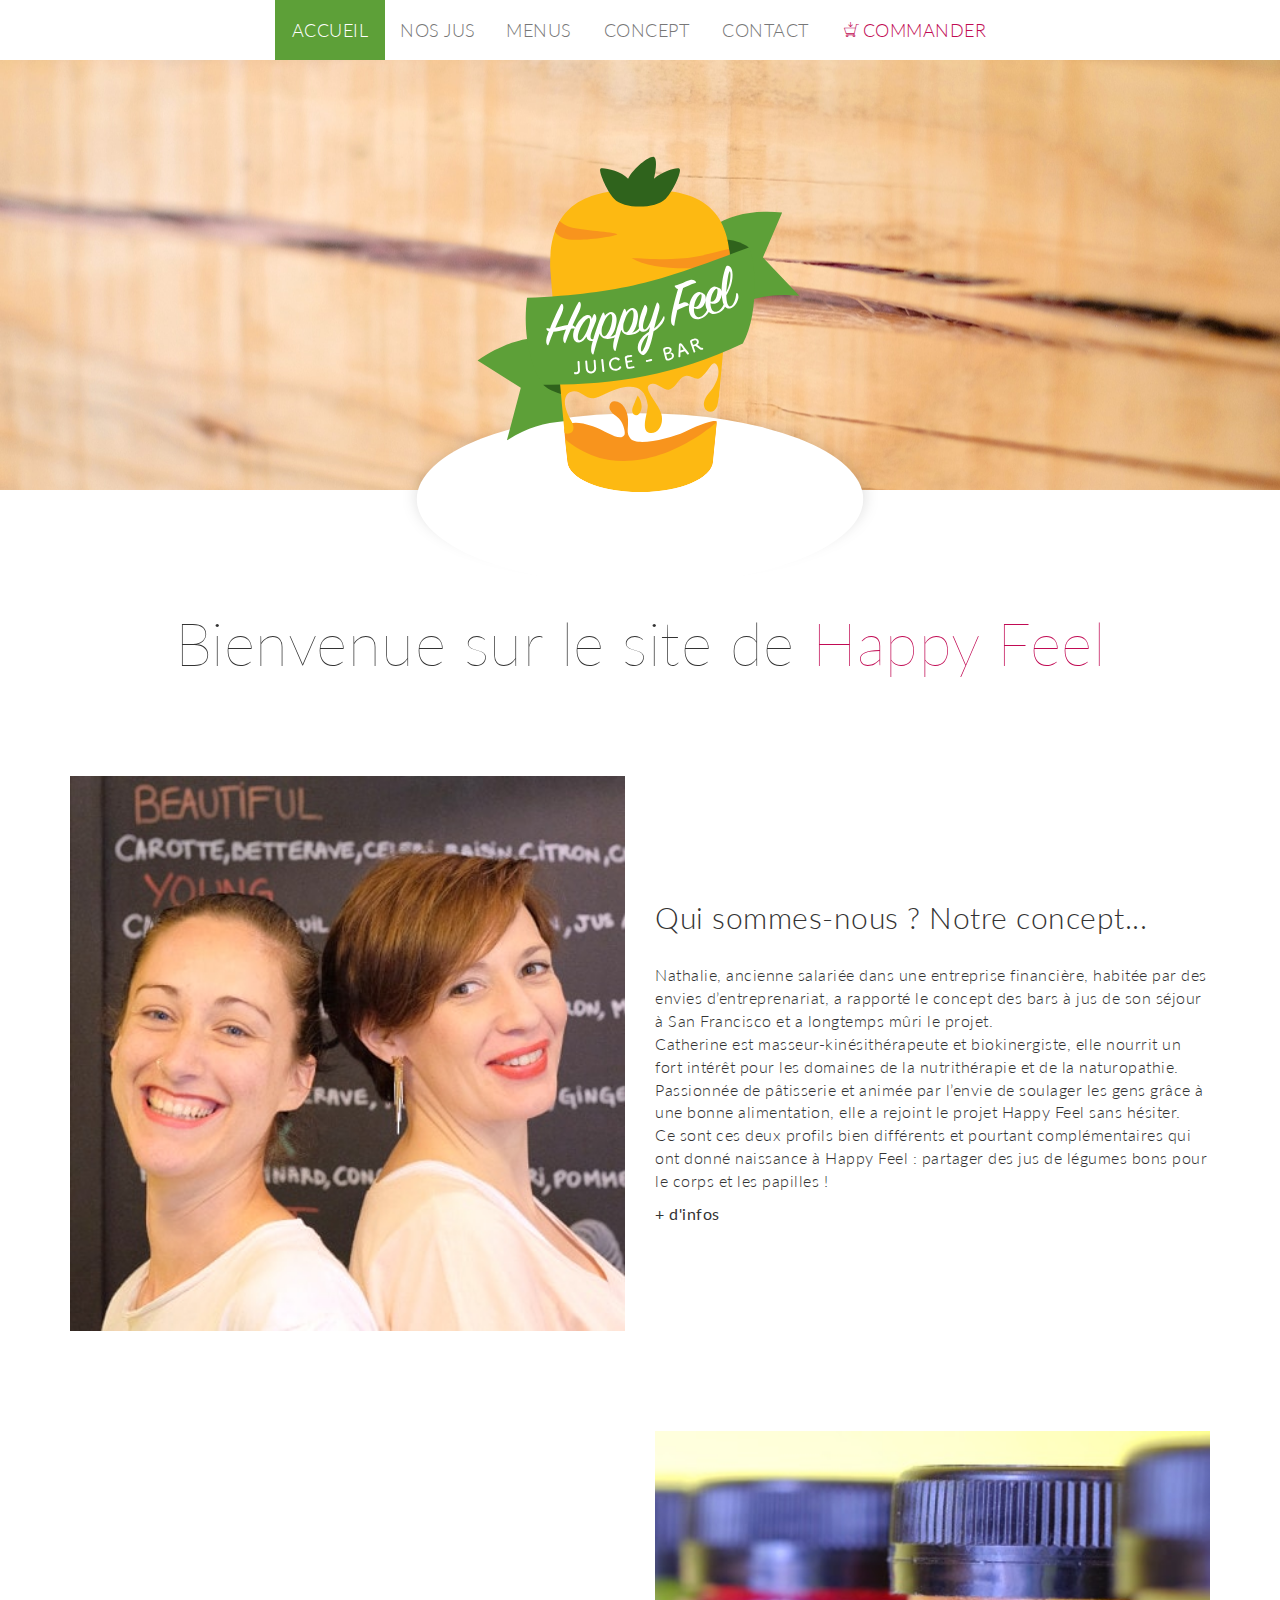
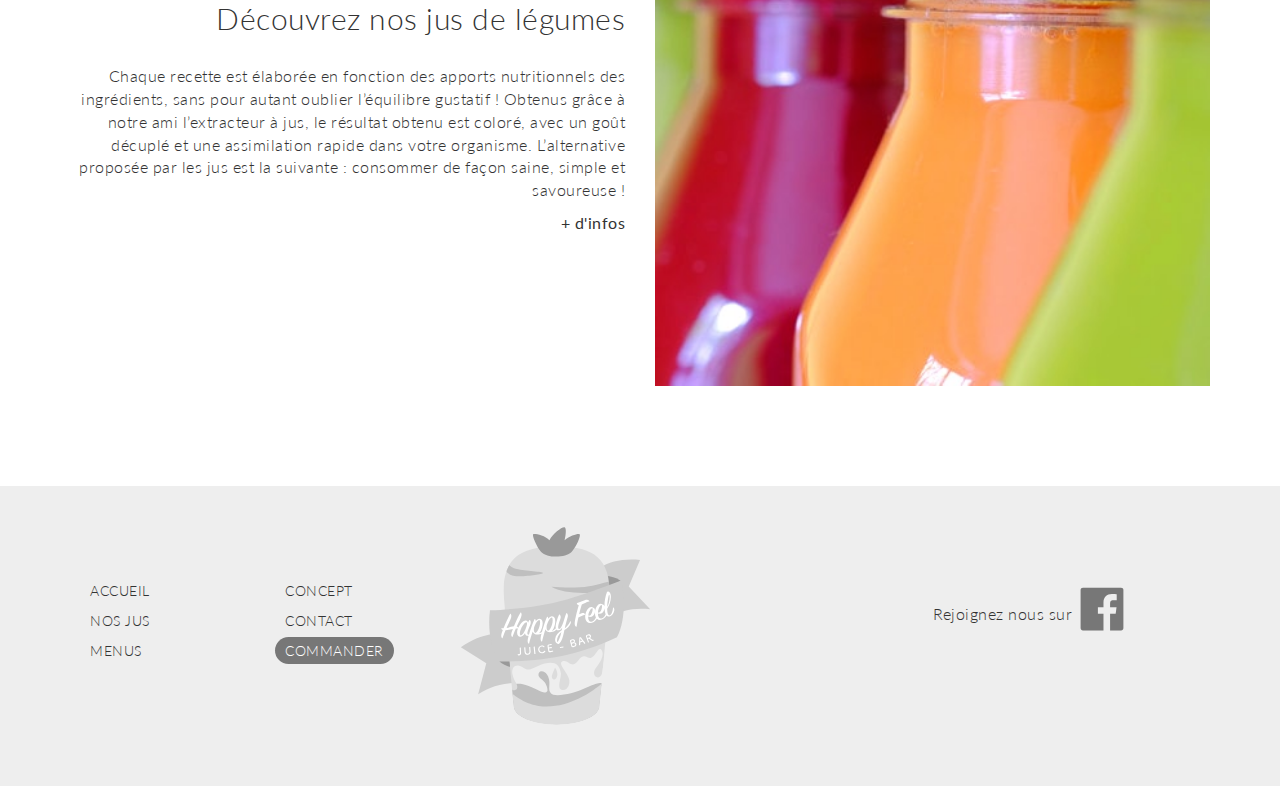
<file: www/index.html>
<!DOCTYPE html>
<html lang="fr">
  <head>
    <meta charset="utf-8">
    <meta content="IE=edge" http-equiv="X-UA-Compatible">
    <meta content="width=device-width, initial-scale=1" name="viewport">
    <meta content="" name="description">
    <meta content="" name="author">
    <title>Happy Feel</title>
    <link href="img/apple-touch-icon-57x57-precomposed.png" rel="apple-touch-icon-precomposed" sizes="57x57">
    <link href="img/apple-touch-icon-60x60-precomposed.png" rel="apple-touch-icon-precomposed" sizes="60x60">
    <link href="img/apple-touch-icon-72x72-precomposed.png" rel="apple-touch-icon-precomposed" sizes="72x72">
    <link href="img/apple-touch-icon-76x76-precomposedpng" rel="apple-touch-icon-precomposed" sizes="76x76">
    <link href="img/apple-touch-icon-114x114-precomposed.png" rel="apple-touch-icon-precomposed" sizes="114x114">
    <link href="img/apple-touch-icon-120x120-precomposed.png" rel="apple-touch-icon-precomposed" sizes="120x120">
    <link href="img/apple-touch-icon-144x144-precomposed.png" rel="apple-touch-icon-precomposed" sizes="144x144">
    <link href="img/apple-touch-icon-152x152-precomposed.png" rel="apple-touch-icon-precomposed" sizes="152x152">
    <link href="img/apple-touch-icon-180x180-precomposed.png" rel="apple-touch-icon-precomposed" sizes="180x180">
    <link href="img/favicon-32x32.png" rel="icon" sizes="32x32" type="image/png">
    <link href="img/android-chrome-192x192.png" rel="icon" sizes="192x192" type="image/png">
    <link href="img/favicon-96x96.png" rel="icon" sizes="96x96" type="image/png">
    <link href="img/favicon-16x16.png" rel="icon" sizes="16x16" type="image/png">
    <link href="img/manifest.json" rel="manifest">
    <link color="#5bbad5" href="img/safari-pinned-tab.svg" rel="mask-icon">
    <link href="img/favicon.ico" rel="shortcut icon">
    <meta content="#da532c" name="msapplication-TileColor">
    <meta content="img/mstile-144x144.png" name="msapplication-TileImage">
    <meta content="img/browserconfig.xml" name="msapplication-config">
    <meta content="#ffffff" name="theme-color">
    <link href="http://fonts.googleapis.com/css?family=Lato:100,300,400,100italic,300italic,400italic|Dancing+Script" rel="stylesheet" type="text/css">
    <link href="css/slick.css" rel="stylesheet" type="text/css">
    <link href="css/slick-theme.css" rel="stylesheet" type="text/css">
    <link href="css/main.css" rel="stylesheet">
  </head>
  <body>
    <noscript><iframe height="0" src="//www.googletagmanager.com/ns.html?id=GTM-WMDJDN" style="display:none;visibility:hidden" width="0"></iframe></noscript>
    <script>
      (function(w,d,s,l,i){w[l]=w[l]||[];w[l].push({'gtm.start':
      new Date().getTime(),event:'gtm.js'});var f=d.getElementsByTagName(s)[0],
      j=d.createElement(s),dl=l!='dataLayer'?'&l='+l:'';j.async=true;j.src=
      '//www.googletagmanager.com/gtm.js?id='+i+dl;f.parentNode.insertBefore(j,f);
      })(window,document,'script','dataLayer','GTM-WMDJDN');
    </script>
    <nav class="navbar navbar-default">
      <div class="container">
        <div class="navbar-header">
          <button aria-expanded="false" class="navbar-toggle collapsed" data-target="#nav-happy-feel" data-toggle="collapse" type="button"><span class="sr-only">Toggle navigation</span><span class="icon-bar"></span><span class="icon-bar"></span><span class="icon-bar"></span></button>
        </div>
        <div class="navbar-collapse collapse" id="nav-happy-feel">
          <ul class="nav navbar-nav centered-nav">
            <li class="active">
              <a class="active-menu" href="index.html"> ACCUEIL</a>
            </li>
            <li>
              <a href="nos-jus.html">NOS JUS</a>
            </li>
            <li>
              <a href="menus.html">MENUS</a>
            </li>
            <li>
              <a href="concept.html">CONCEPT</a>
            </li>
            <li>
              <a href="contact.html">CONTACT</a>
            </li>
            <li class="commander">
              <a href="https://deliveroo.fr/fr/menu/lyon/lyon-part-dieu/happy-feel">COMMANDER</a>
            </li>
          </ul>
        </div>
      </div>
    </nav>
    <div class="page-accueil">
      <div class="logo-plate"></div>
      <div class="header-img"></div>
      <div class="container">
        <div class="row">
          <div class="col-xs-12">
            <h1 class="text-center">
              Bienvenue sur le site de<span> Happy Feel</span>
            </h1>
          </div>
        </div>
        <div class="row m-b vertical-centered">
          <div class="col-sm-6 align-item">
            <img alt="Présentation des géranes" class="img-responsive img-max center-block" src="img/accueil-presentation-gerante.jpg">
          </div>
          <div class="col-sm-6 align-item">
            <h2>
              Qui sommes-nous ? Notre concept...
            </h2>
            <p>
              Nathalie, ancienne salariée dans une entreprise financière, habitée par des envies d’entreprenariat, a rapporté le concept des bars à jus de son séjour à San Francisco et a longtemps mûri le projet.<br>Catherine est masseur-kinésithérapeute et biokinergiste, elle nourrit un fort intérêt pour les domaines de la nutrithérapie et de la naturopathie. Passionnée de pâtisserie et animée par l’envie de soulager les gens grâce à une bonne alimentation, elle a rejoint le projet Happy Feel sans hésiter.<br>Ce sont ces deux profils bien différents et pourtant complémentaires qui ont donné naissance à Happy Feel : partager des jus de légumes bons pour le corps et les papilles !
            </p>
            <span><a href="concept.html">+ d'infos</a></span>
          </div>
        </div>
        <div class="row m-b vertical-centered">
          <div class="col-sm-6 align-item order2">
            <img alt="Présentation des Jus de légumes" class="img-responsive img-max center-block" src="img/accueil-jus-concept.jpg">
          </div>
          <div class="col-sm-6 align-item order">
            <h2>
              Découvrez nos jus de légumes
            </h2>
            <p>
              Chaque recette est élaborée en fonction des apports nutritionnels des ingrédients, sans pour autant oublier l’équilibre gustatif ! Obtenus grâce à notre ami l’extracteur à jus, le résultat obtenu est coloré, avec un goût décuplé et une assimilation rapide dans votre organisme. L’alternative proposée par les jus est la suivante : consommer de façon saine, simple et savoureuse !
            </p>
            <span><a href="nos-jus.html">+ d'infos                </a></span>
          </div>
        </div>
      </div>
    </div>
    <footer>
      <div class="contact">
        <div class="container">
          <div class="row vertical-centered">
            <div class="col-xs-5 col-sm-2 align-item">
              <ul class="nav-footer">
                <li>
                  <a href="index.html"> ACCUEIL</a>
                </li>
                <li>
                  <a href="nos-jus.html">NOS JUS</a>
                </li>
                <li>
                  <a href="menus.html">MENUS</a>
                </li>
              </ul>
            </div>
            <div class="col-xs-5 col-sm-2 align-item">
              <ul class="nav-footer">
                <li>
                  <a href="concept.html">CONCEPT</a>
                </li>
                <li>
                  <a href="contact.html">CONTACT</a>
                </li>
                <li class="commander-footer">
                  <a href="https://deliveroo.fr/fr/menu/lyon/lyon-part-dieu/happy-feel">COMMANDER</a>
                </li>
              </ul>
            </div>
            <div class="col-xs-12 col-sm-4 align-item">
              <img alt="logo Happy Feel juice - bar" class="img-responsive img-logo-footer" src="img/logo-happy-feel-juice-bar-footer.svg">
            </div>
            <div class="col-xs-12 col-sm-4 social align-item">
              <p>
                Rejoignez nous sur <a href="https://www.facebook.com/happyfeeljuicebar"><span class="icon-facebook"></span></a>
              </p>
            </div>
          </div>
        </div>
      </div>
    </footer>
    <script src="js/jquery-min.js"></script>
    <script src="js/bootstrap-min.js"></script>
  </body>
</html>
</file>
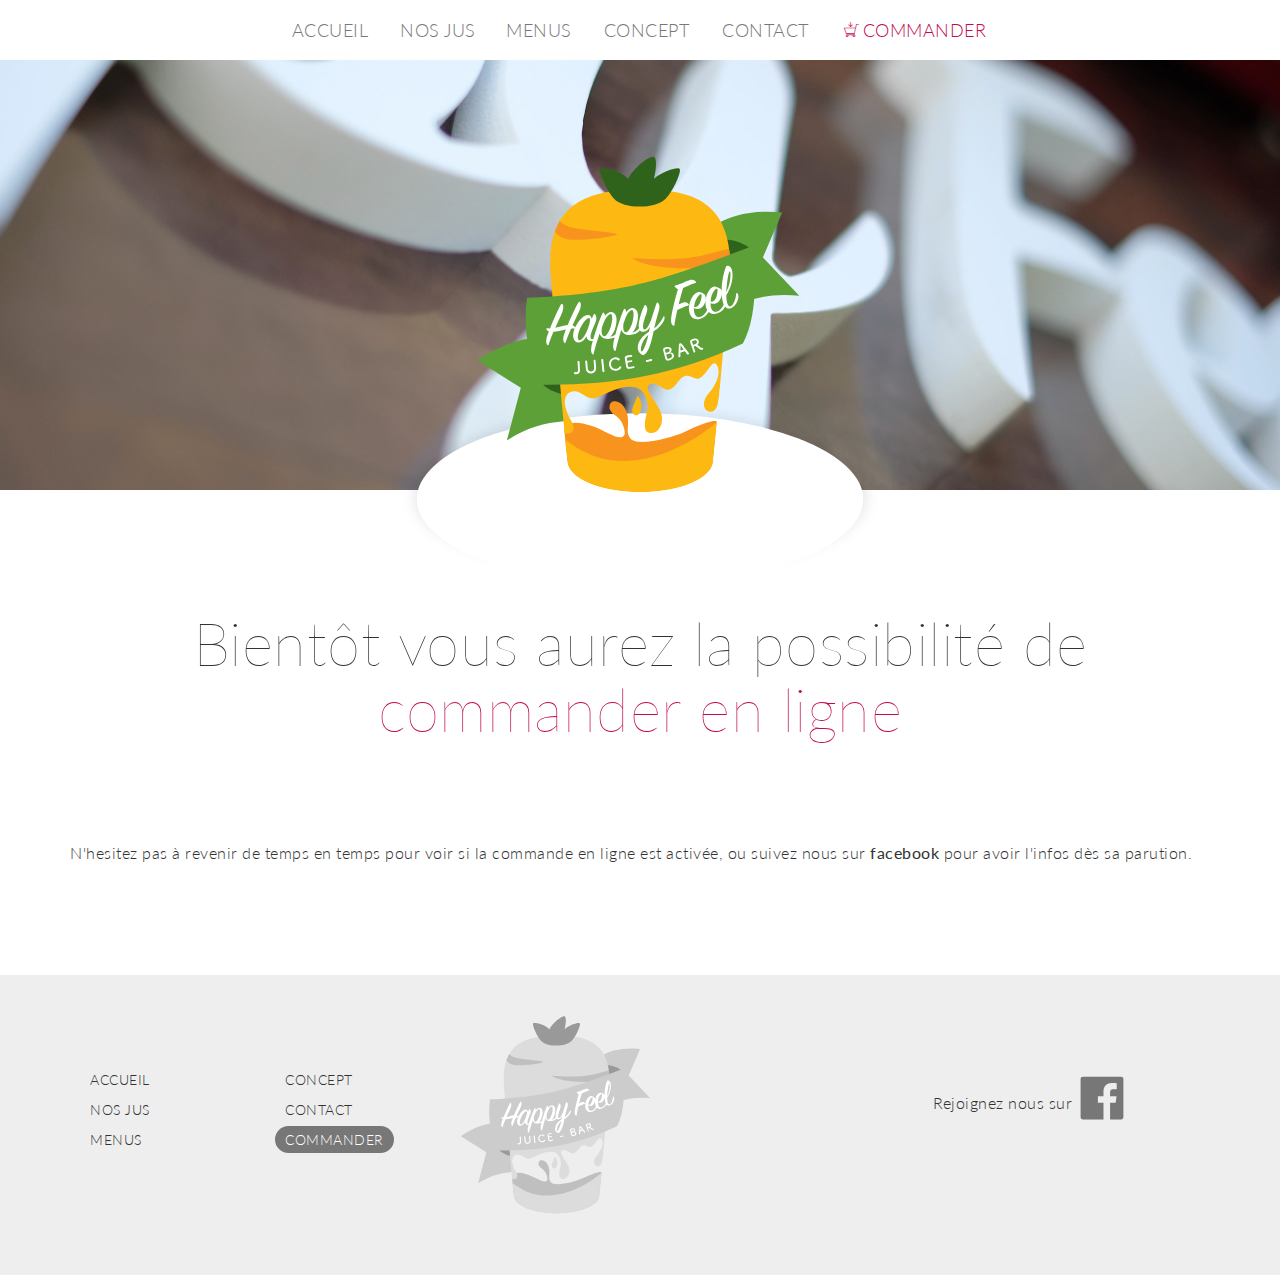
<file: www/commander.html>
<!DOCTYPE html><html lang="en"><head><meta charset="utf-8"><meta content="IE=edge" http-equiv="X-UA-Compatible"><meta content="width=device-width, initial-scale=1" name="viewport"><meta content="" name="description"><meta content="" name="author"><title>Happy Feel</title><link href="img/apple-touch-icon-57x57-precomposed.png" rel="apple-touch-icon-precomposed" sizes="57x57"><link href="img/apple-touch-icon-60x60-precomposed.png" rel="apple-touch-icon-precomposed" sizes="60x60"><link href="img/apple-touch-icon-72x72-precomposed.png" rel="apple-touch-icon-precomposed" sizes="72x72"><link href="img/apple-touch-icon-76x76-precomposedpng" rel="apple-touch-icon-precomposed" sizes="76x76"><link href="img/apple-touch-icon-114x114-precomposed.png" rel="apple-touch-icon-precomposed" sizes="114x114"><link href="img/apple-touch-icon-120x120-precomposed.png" rel="apple-touch-icon-precomposed" sizes="120x120"><link href="img/apple-touch-icon-144x144-precomposed.png" rel="apple-touch-icon-precomposed" sizes="144x144"><link href="img/apple-touch-icon-152x152-precomposed.png" rel="apple-touch-icon-precomposed" sizes="152x152"><link href="img/apple-touch-icon-180x180-precomposed.png" rel="apple-touch-icon-precomposed" sizes="180x180"><link href="img/favicon-32x32.png" rel="icon" sizes="32x32" type="image/png"><link href="img/android-chrome-192x192.png" rel="icon" sizes="192x192" type="image/png"><link href="img/favicon-96x96.png" rel="icon" sizes="96x96" type="image/png"><link href="img/favicon-16x16.png" rel="icon" sizes="16x16" type="image/png"><link href="img/manifest.json" rel="manifest"><link color="#5bbad5" href="img/safari-pinned-tab.svg" rel="mask-icon"><link href="img/favicon.ico" rel="shortcut icon"><meta content="#da532c" name="msapplication-TileColor"><meta content="img/mstile-144x144.png" name="msapplication-TileImage"><meta content="img/browserconfig.xml" name="msapplication-config"><meta content="#ffffff" name="theme-color"><link href="http://fonts.googleapis.com/css?family=Lato:100,300,400,100italic,300italic,400italic|Dancing+Script" rel="stylesheet" type="text/css"><link href="css/slick.css" rel="stylesheet" type="text/css"><link href="css/slick-theme.css" rel="stylesheet" type="text/css"><link href="css/main.css" rel="stylesheet"></head><body><noscript><iframe height="0" src="//www.googletagmanager.com/ns.html?id=GTM-WMDJDN" style="display:none;visibility:hidden" width="0"></iframe></noscript><script>(function(w,d,s,l,i){w[l]=w[l]||[];w[l].push({'gtm.start':
new Date().getTime(),event:'gtm.js'});var f=d.getElementsByTagName(s)[0],
j=d.createElement(s),dl=l!='dataLayer'?'&l='+l:'';j.async=true;j.src=
'//www.googletagmanager.com/gtm.js?id='+i+dl;f.parentNode.insertBefore(j,f);
})(window,document,'script','dataLayer','GTM-WMDJDN');</script><nav class="navbar navbar-default"><div class="container"><div class="navbar-header"><button aria-expanded="false" class="navbar-toggle collapsed" data-target="#nav-happy-feel" data-toggle="collapse" type="button"><span class="sr-only">Toggle navigation</span><span class="icon-bar"></span><span class="icon-bar"></span><span class="icon-bar"></span></button></div><div class="navbar-collapse collapse" id="nav-happy-feel"><ul class="nav navbar-nav centered-nav"><li><a href="index.html"> ACCUEIL</a></li><li><a href="nos-jus.html">NOS JUS</a></li><li><a href="menus.html">MENUS</a></li><li><a href="concept.html">CONCEPT</a></li><li><a href="contact.html">CONTACT</a></li><li class="commander"><a href="commander.html">COMMANDER</a></li></ul></div></div></nav><div class="page-commande"><div class="logo-plate"></div><div class="header-img"></div><div class="container"><div class="row m-b"><div class="col-xs-12"><h1 class="text-center">Bientôt vous aurez la possibilité de  <span> commander en ligne</span></h1><p>N'hesitez pas à revenir de temps en temps pour voir si la commande en ligne est activée, ou suivez nous sur <a class="link" href="https://www.facebook.com/happyfeeljuicebar"><span>facebook</span></a> pour avoir l'infos dès sa parution.</p></div></div></div></div><footer><div class="contact"><div class="container"><div class="row vertical-centered"><div class="col-xs-5 col-sm-2 align-item"><ul class="nav-footer"><li><a href="index.html"> ACCUEIL</a></li><li><a href="nos-jus.html">NOS JUS</a></li><li><a href="menus.html">MENUS</a></li></ul></div><div class="col-xs-5 col-sm-2 align-item"><ul class="nav-footer"><li><a href="concept.html">CONCEPT</a></li><li><a href="contact.html">CONTACT</a></li><li class="commander-footer"><a href="commander.html">COMMANDER</a></li></ul></div><div class="col-xs-12 col-sm-4 align-item"><img alt="logo Happy Feel juice - bar" class="img-responsive img-logo-footer" src="img/logo-happy-feel-juice-bar-footer.svg"></div><div class="col-xs-12 col-sm-4 social align-item"><p>Rejoignez nous sur <a href="https://www.facebook.com/happyfeeljuicebar"><span class="icon-facebook"></span></a></p></div></div></div></div></footer><script src="js/jquery-min.js"></script><script src="js/slick-min.js" type="text/javascript"></script><script src="js/commande-slick-caroussel-min.js"></script><script src="js/bootstrap-min.js"></script></body></html>
</file>
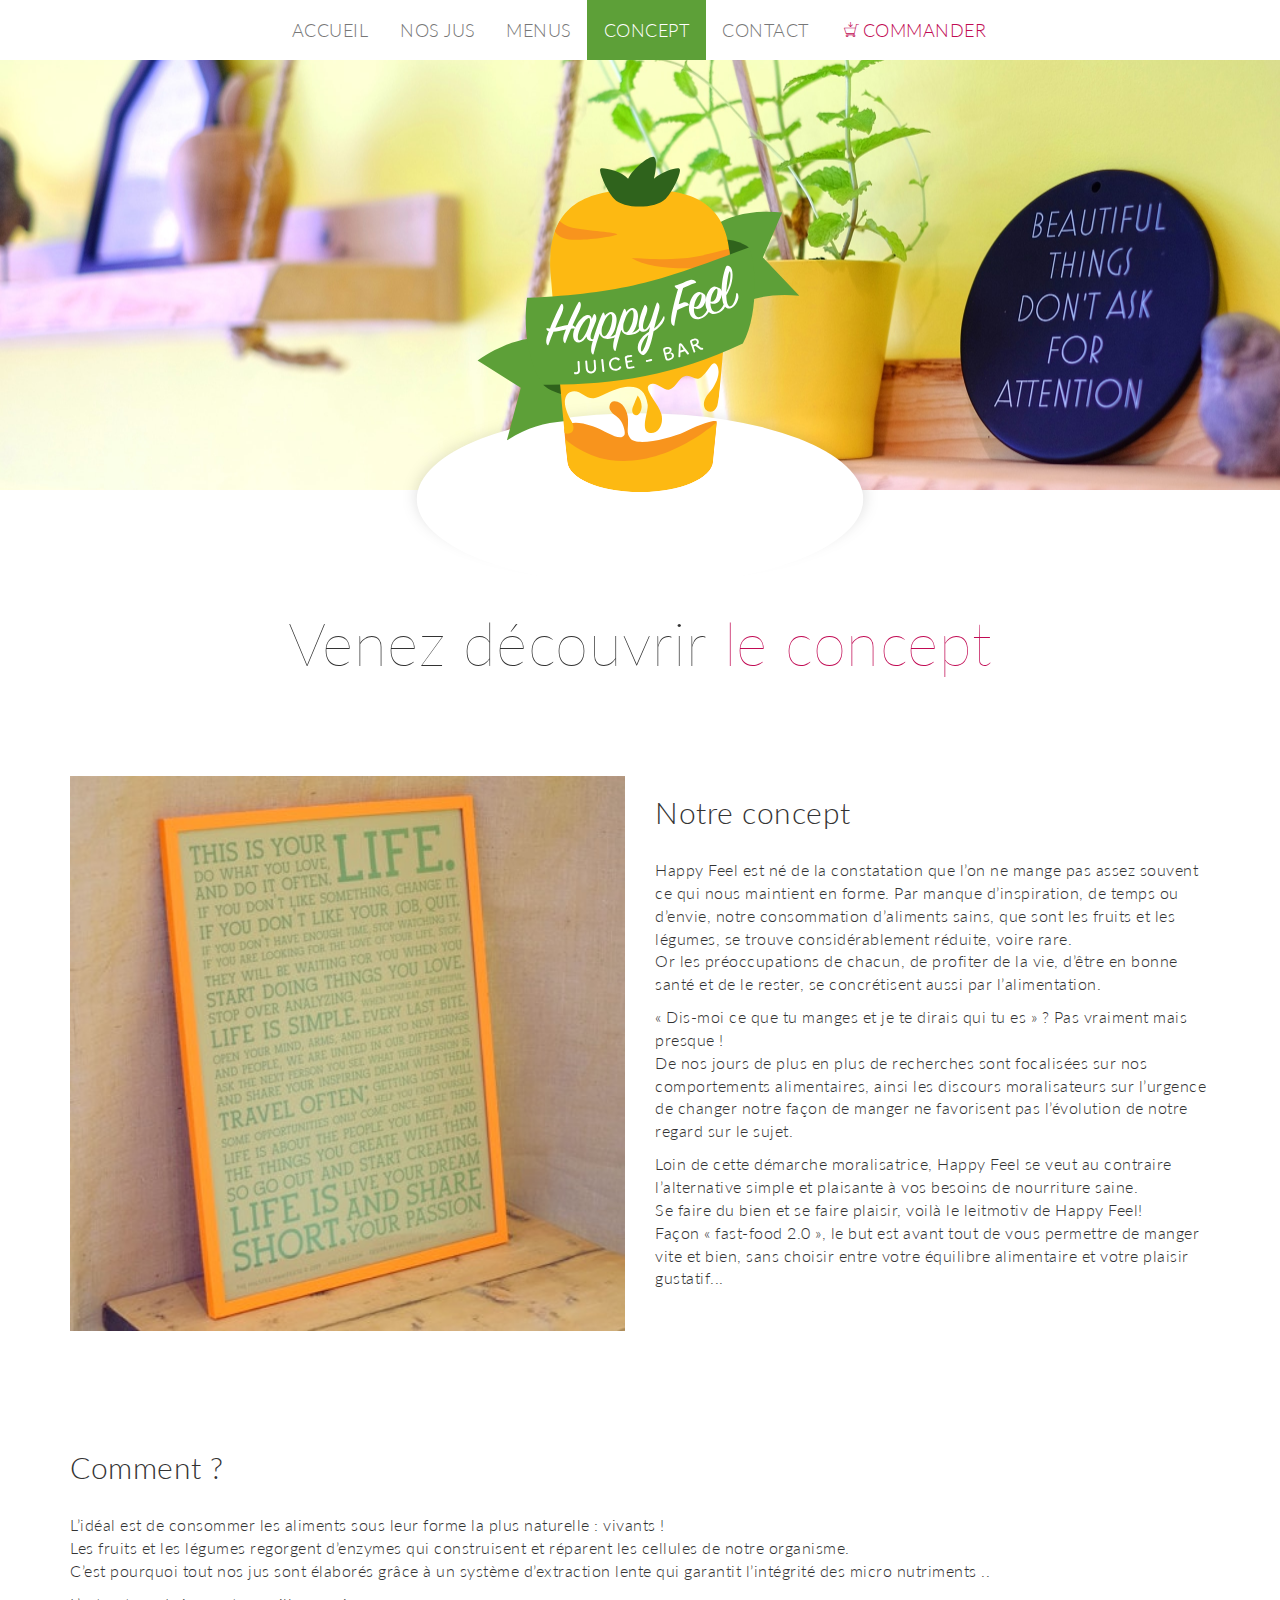
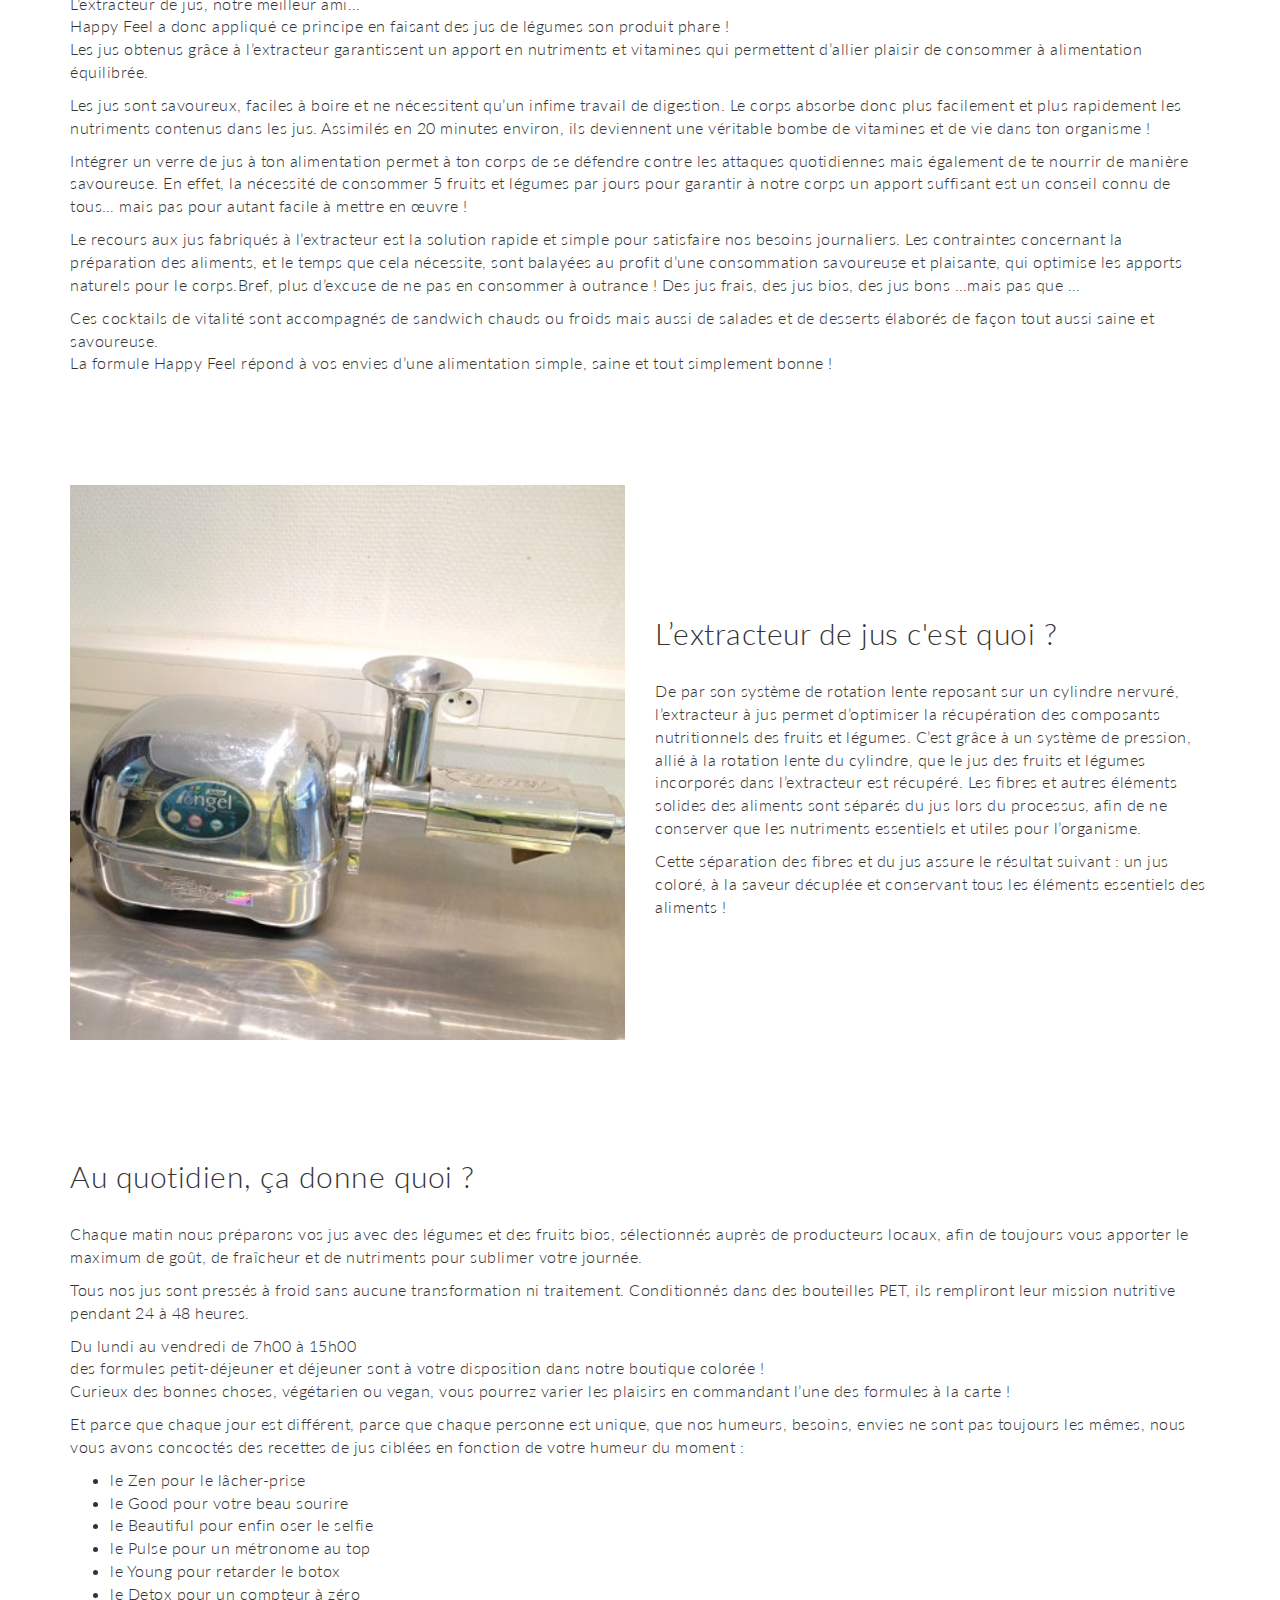
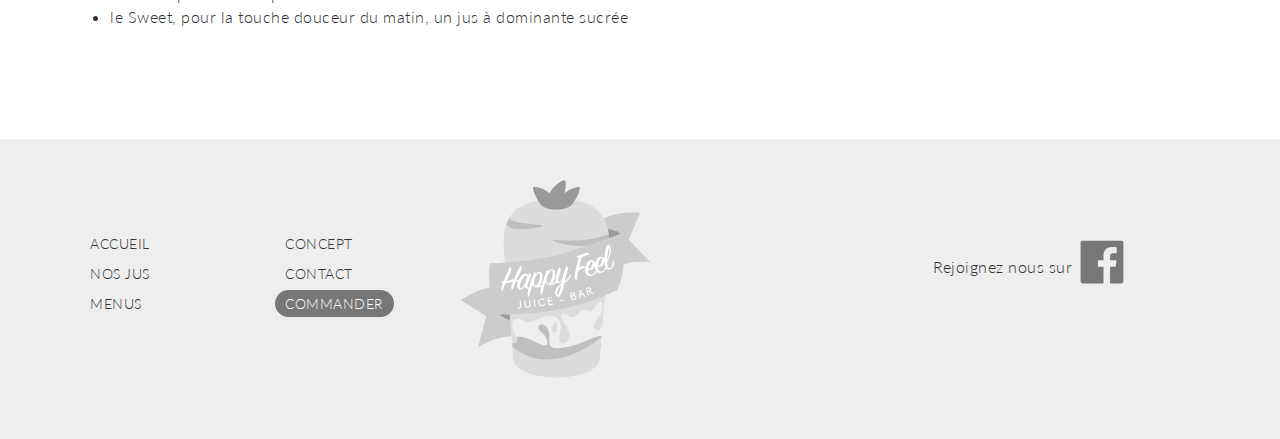
<file: www/concept.html>
<!DOCTYPE html><html lang="fr"><head><meta charset="utf-8"><meta content="IE=edge" http-equiv="X-UA-Compatible"><meta content="width=device-width, initial-scale=1" name="viewport"><meta content="" name="description"><meta content="" name="author"><title>Happy Feel</title><link href="img/apple-touch-icon-57x57-precomposed.png" rel="apple-touch-icon-precomposed" sizes="57x57"><link href="img/apple-touch-icon-60x60-precomposed.png" rel="apple-touch-icon-precomposed" sizes="60x60"><link href="img/apple-touch-icon-72x72-precomposed.png" rel="apple-touch-icon-precomposed" sizes="72x72"><link href="img/apple-touch-icon-76x76-precomposedpng" rel="apple-touch-icon-precomposed" sizes="76x76"><link href="img/apple-touch-icon-114x114-precomposed.png" rel="apple-touch-icon-precomposed" sizes="114x114"><link href="img/apple-touch-icon-120x120-precomposed.png" rel="apple-touch-icon-precomposed" sizes="120x120"><link href="img/apple-touch-icon-144x144-precomposed.png" rel="apple-touch-icon-precomposed" sizes="144x144"><link href="img/apple-touch-icon-152x152-precomposed.png" rel="apple-touch-icon-precomposed" sizes="152x152"><link href="img/apple-touch-icon-180x180-precomposed.png" rel="apple-touch-icon-precomposed" sizes="180x180"><link href="img/favicon-32x32.png" rel="icon" sizes="32x32" type="image/png"><link href="img/android-chrome-192x192.png" rel="icon" sizes="192x192" type="image/png"><link href="img/favicon-96x96.png" rel="icon" sizes="96x96" type="image/png"><link href="img/favicon-16x16.png" rel="icon" sizes="16x16" type="image/png"><link href="img/manifest.json" rel="manifest"><link color="#5bbad5" href="img/safari-pinned-tab.svg" rel="mask-icon"><link href="img/favicon.ico" rel="shortcut icon"><meta content="#da532c" name="msapplication-TileColor"><meta content="img/mstile-144x144.png" name="msapplication-TileImage"><meta content="img/browserconfig.xml" name="msapplication-config"><meta content="#ffffff" name="theme-color"><link href="http://fonts.googleapis.com/css?family=Lato:100,300,400,100italic,300italic,400italic|Dancing+Script" rel="stylesheet" type="text/css"><link href="css/slick.css" rel="stylesheet" type="text/css"><link href="css/slick-theme.css" rel="stylesheet" type="text/css"><link href="css/main.css" rel="stylesheet"></head><body><noscript><iframe height="0" src="//www.googletagmanager.com/ns.html?id=GTM-WMDJDN" style="display:none;visibility:hidden" width="0"></iframe></noscript><script>(function(w,d,s,l,i){w[l]=w[l]||[];w[l].push({'gtm.start':
new Date().getTime(),event:'gtm.js'});var f=d.getElementsByTagName(s)[0],
j=d.createElement(s),dl=l!='dataLayer'?'&l='+l:'';j.async=true;j.src=
'//www.googletagmanager.com/gtm.js?id='+i+dl;f.parentNode.insertBefore(j,f);
})(window,document,'script','dataLayer','GTM-WMDJDN');</script><nav class="navbar navbar-default"><div class="container"><div class="navbar-header"><button aria-expanded="false" class="navbar-toggle collapsed" data-target="#nav-happy-feel" data-toggle="collapse" type="button"><span class="sr-only">Toggle navigation</span><span class="icon-bar"></span><span class="icon-bar"></span><span class="icon-bar"></span></button></div><div class="navbar-collapse collapse" id="nav-happy-feel"><ul class="nav navbar-nav centered-nav"><li><a href="index.html"> ACCUEIL</a></li><li><a href="nos-jus.html">NOS JUS</a></li><li><a href="menus.html">MENUS</a></li><li class="active"><a href="concept.html">CONCEPT</a></li><li><a href="contact.html">CONTACT</a></li><li class="commander"><a href="https://deliveroo.fr/fr/menu/lyon/lyon-part-dieu/happy-feel">COMMANDER</a></li></ul></div></div></nav><div class="page-concept"><div class="logo-plate"></div><div class="header-img"></div><div class="container"><div class="row"><div class="col-xs-12"><h1 class="text-center">Venez découvrir<span> le concept</span></h1></div></div><div class="row m-b"><div class="col-sm-6"><img alt="photo tableau" class="img-responsive img-max center-block" src="img/concept-tableau.jpg"></div><div class="col-sm-6"><h2>Notre concept</h2><p>Happy Feel est né de la constatation que l’on ne mange pas assez souvent ce qui nous maintient en forme. Par manque d’inspiration, de temps ou d’envie, notre consommation d’aliments sains, que sont les fruits et les légumes, se trouve considérablement réduite, voire rare.<br>Or les préoccupations de chacun, de profiter de la vie, d’être en bonne santé et de le rester, se concrétisent aussi par l’alimentation.</p><p>« Dis-moi ce que tu manges et je te dirais qui tu es » ? Pas vraiment mais presque !<br>De nos jours de plus en plus de recherches sont focalisées sur nos comportements alimentaires, ainsi les discours moralisateurs sur l’urgence de changer notre façon de manger ne favorisent pas l’évolution de notre regard sur le sujet.</p><p>Loin de cette démarche moralisatrice, Happy Feel se veut au contraire l’alternative simple et plaisante à vos besoins de nourriture saine.<br>Se faire du bien et se faire plaisir, voilà le leitmotiv de Happy Feel!<br>Façon « fast-food 2.0 », le but est avant tout de vous permettre de manger vite et bien, sans choisir entre votre équilibre alimentaire et votre plaisir gustatif...</p></div></div><div class="row m-b"><div class="col-xs-12"><h2>Comment ?</h2><p>L’idéal est de consommer les aliments sous leur forme la plus naturelle : vivants !<br>Les fruits et les légumes regorgent d’enzymes qui construisent et réparent les cellules de notre organisme.<br>C’est pourquoi tout nos jus sont élaborés grâce à un système d’extraction lente qui garantit l’intégrité des micro nutriments ..</p><p>L’extracteur de jus, notre meilleur ami…<br>Happy Feel a donc appliqué ce principe en faisant des jus de légumes son produit phare !<br>Les jus obtenus grâce à l’extracteur garantissent un apport en nutriments et vitamines qui permettent d’allier plaisir de consommer à alimentation équilibrée.</p><p>Les jus sont savoureux, faciles à boire et ne nécessitent qu’un infime travail de digestion. Le corps absorbe donc plus facilement et plus rapidement les nutriments contenus dans les jus. Assimilés en 20 minutes environ, ils deviennent une véritable bombe de vitamines et de vie dans ton organisme !</p><p>Intégrer un verre de jus à ton alimentation permet à ton corps de se défendre contre les attaques quotidiennes mais également de te nourrir de manière savoureuse. En effet, la nécessité de consommer 5 fruits et légumes par jours pour garantir à notre corps un apport suffisant est un conseil connu de tous… mais pas pour autant facile à mettre en œuvre !</p><p>Le recours aux jus fabriqués à l’extracteur est la solution rapide et simple pour satisfaire nos besoins journaliers. Les contraintes concernant la préparation des aliments, et le temps que cela nécessite, sont balayées au profit d’une consommation savoureuse et plaisante, qui optimise les apports naturels pour le corps.<span>Bref, plus d’excuse de ne pas en consommer à outrance !</span><span> Des jus frais, des jus bios, des jus bons  …mais pas que …</span></p><p>Ces cocktails de vitalité sont accompagnés de sandwich chauds ou froids mais aussi de salades et de desserts élaborés de façon tout aussi saine et savoureuse. <br>La formule Happy Feel répond à vos envies d’une alimentation simple, saine et tout simplement bonne !</p></div></div><div class="row m-b vertical-centered"><div class="col-sm-6 align-item"><img alt="photo extracteur de jus" class="img-responsive img-max center-block" src="img/concept-extracteur.jpg"></div><div class="col-sm-6 align-item"><h2>L’extracteur de jus c'est quoi ?</h2><p>De par son système de rotation lente reposant sur un cylindre nervuré, l’extracteur à jus permet d’optimiser la récupération des composants nutritionnels des fruits et légumes. C’est grâce à un système de pression, allié à la rotation lente du cylindre, que le jus des fruits et légumes incorporés dans l’extracteur est récupéré. Les fibres et autres éléments solides des aliments sont séparés du jus lors du processus, afin de ne conserver que les nutriments essentiels et utiles pour l’organisme.</p><p>Cette séparation des fibres et du jus assure le résultat suivant : un jus coloré, à la saveur décuplée et conservant tous les éléments essentiels des aliments !</p></div></div><div class="row m-b"><div class="col-xs-12"><h2>Au quotidien, ça donne quoi ?</h2><p>Chaque matin nous préparons vos jus avec des légumes et des fruits bios, sélectionnés auprès de producteurs locaux, afin de toujours vous apporter le maximum de goût, de fraîcheur et de nutriments pour sublimer votre journée.</p><p>Tous nos jus sont pressés à froid sans aucune transformation ni traitement. Conditionnés dans des bouteilles PET, ils rempliront leur mission nutritive pendant 24 à 48 heures.</p><p>Du lundi au vendredi de 7h00 à 15h00<br>des formules petit-déjeuner et déjeuner sont à votre disposition dans notre boutique colorée !<br>Curieux des bonnes choses, végétarien ou vegan, vous pourrez varier les plaisirs en commandant l’une des formules à la carte !</p><p>Et parce que chaque jour est différent, parce que chaque personne est unique, que nos humeurs, besoins, envies ne sont pas toujours les mêmes, nous vous avons concoctés des recettes de jus ciblées en fonction de votre humeur du moment :</p><p><ul class="liste-jus"><li>le Zen pour le lâcher-prise</li><li>le Good pour votre beau sourire</li><li>le Beautiful pour enfin oser le selfie </li><li>le Pulse pour un métronome au top </li><li>le Young pour retarder le botox</li><li>le Detox pour un compteur à zéro</li><li>le Sweet, pour la touche douceur du matin, un jus à dominante sucrée</li></ul></p></div></div></div></div><footer><div class="contact"><div class="container"><div class="row vertical-centered"><div class="col-xs-5 col-sm-2 align-item"><ul class="nav-footer"><li><a href="index.html"> ACCUEIL</a></li><li><a href="nos-jus.html">NOS JUS</a></li><li><a href="menus.html">MENUS</a></li></ul></div><div class="col-xs-5 col-sm-2 align-item"><ul class="nav-footer"><li><a href="concept.html">CONCEPT</a></li><li><a href="contact.html">CONTACT</a></li><li class="commander-footer"><a href="https://deliveroo.fr/fr/menu/lyon/lyon-part-dieu/happy-feel">COMMANDER</a></li></ul></div><div class="col-xs-12 col-sm-4 align-item"><img alt="logo Happy Feel juice - bar" class="img-responsive img-logo-footer" src="img/logo-happy-feel-juice-bar-footer.svg"></div><div class="col-xs-12 col-sm-4 social align-item"><p>Rejoignez nous sur <a href="https://www.facebook.com/happyfeeljuicebar"><span class="icon-facebook"></span></a></p></div></div></div></div></footer><script src="js/jquery-min.js"></script><script src="js/bootstrap-min.js"></script></body></html>
</file>
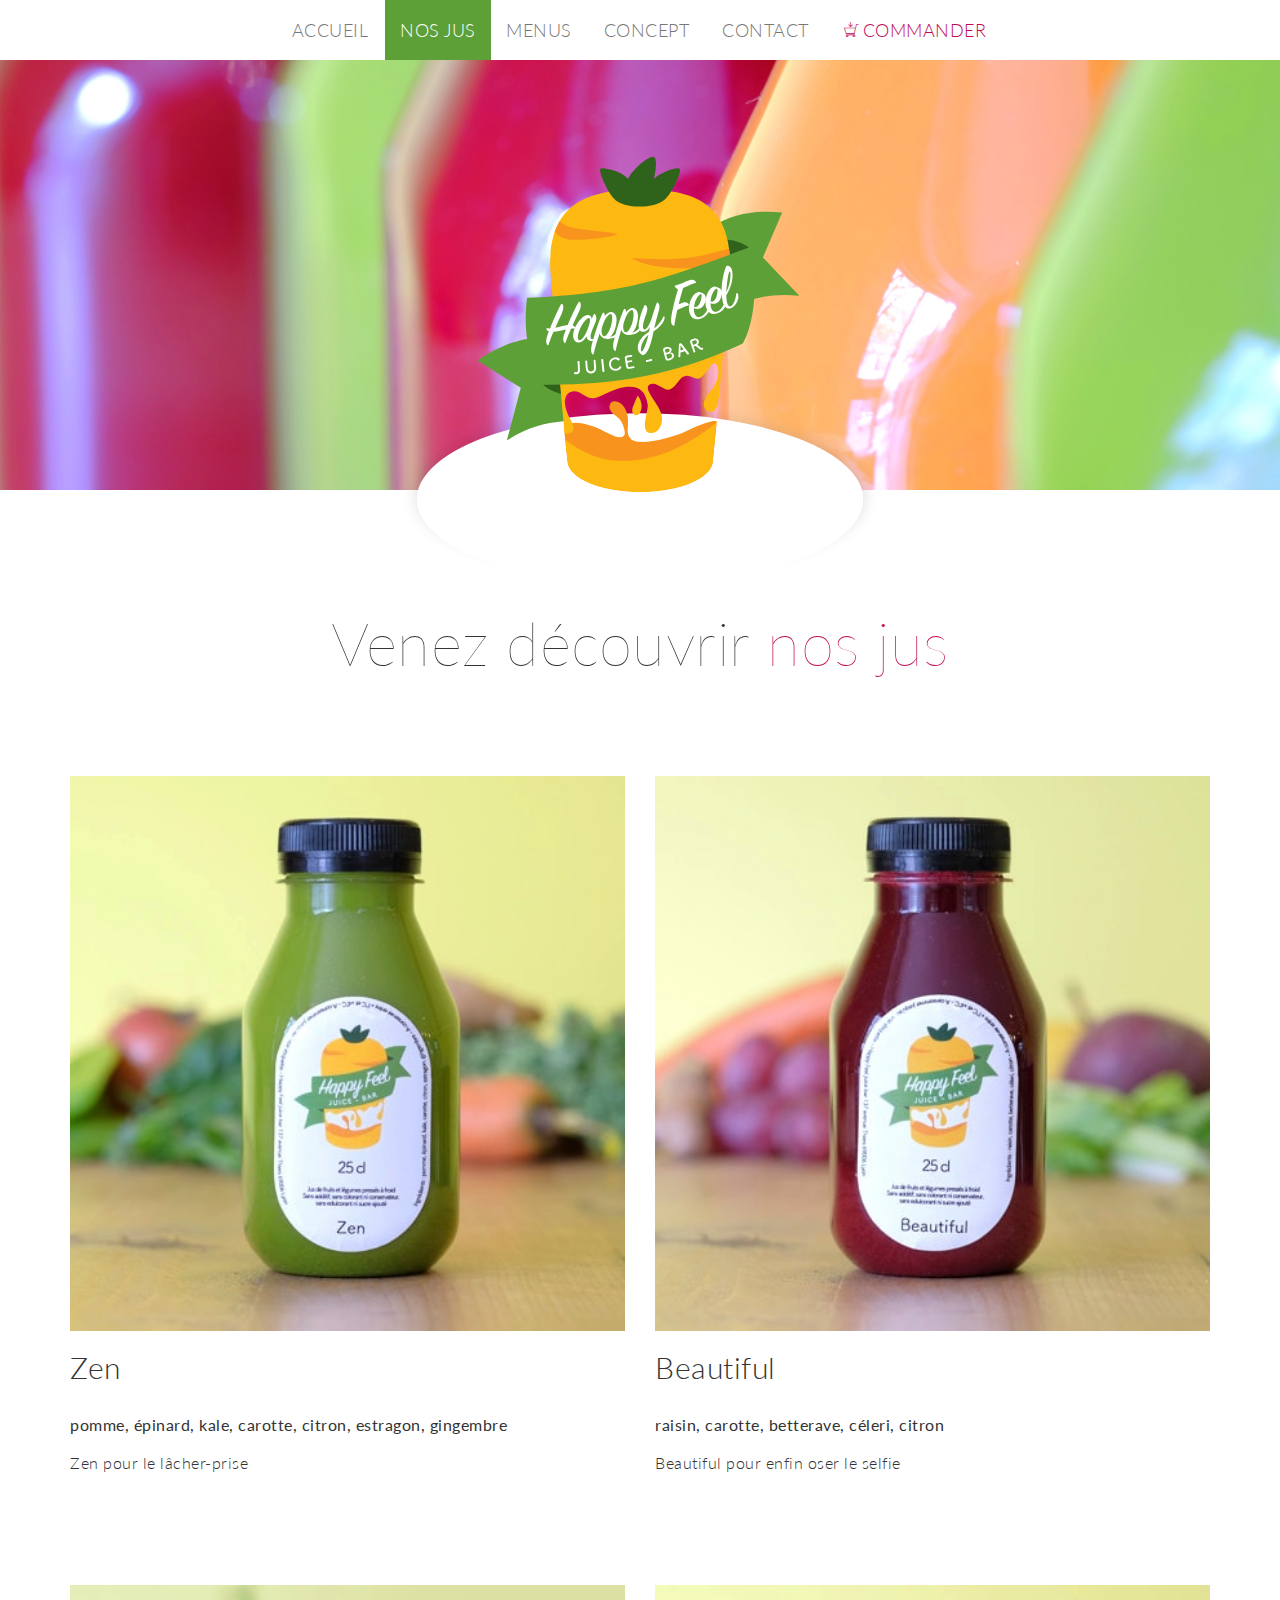
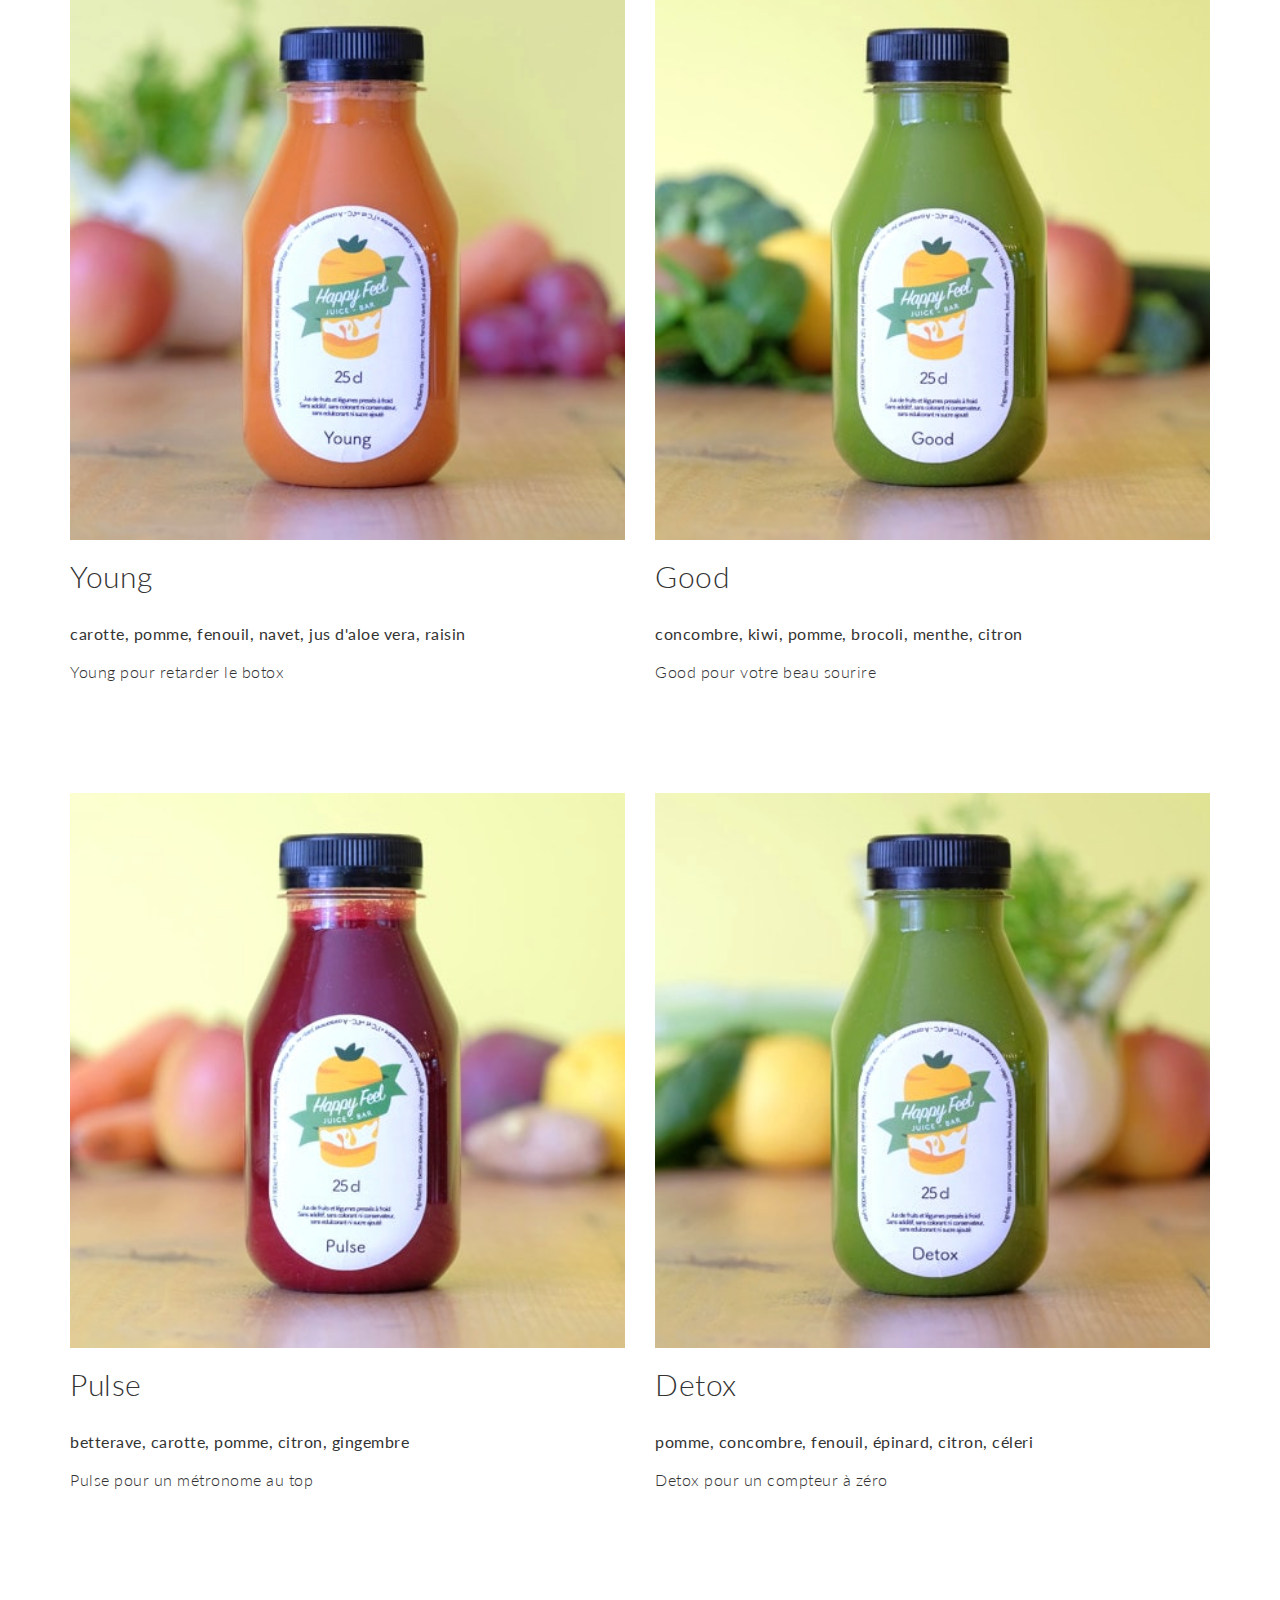
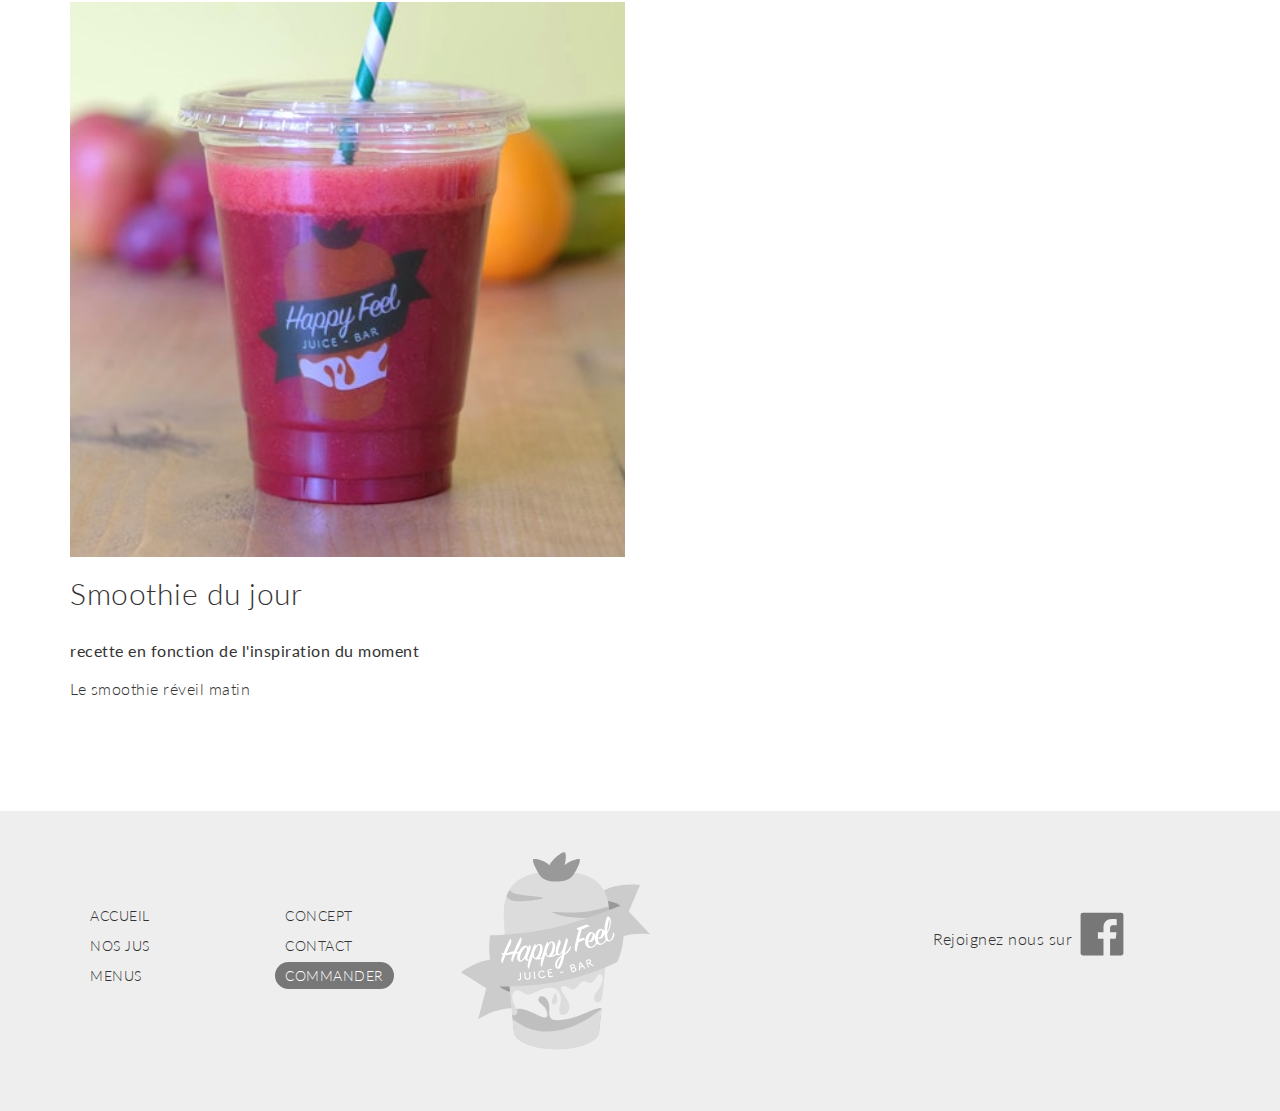
<file: www/nos-jus.html>
<!DOCTYPE html><html lang="fr"><head><meta charset="utf-8"><meta content="IE=edge" http-equiv="X-UA-Compatible"><meta content="width=device-width, initial-scale=1" name="viewport"><meta content="" name="description"><meta content="" name="author"><title>Happy Feel</title><link href="img/apple-touch-icon-57x57-precomposed.png" rel="apple-touch-icon-precomposed" sizes="57x57"><link href="img/apple-touch-icon-60x60-precomposed.png" rel="apple-touch-icon-precomposed" sizes="60x60"><link href="img/apple-touch-icon-72x72-precomposed.png" rel="apple-touch-icon-precomposed" sizes="72x72"><link href="img/apple-touch-icon-76x76-precomposedpng" rel="apple-touch-icon-precomposed" sizes="76x76"><link href="img/apple-touch-icon-114x114-precomposed.png" rel="apple-touch-icon-precomposed" sizes="114x114"><link href="img/apple-touch-icon-120x120-precomposed.png" rel="apple-touch-icon-precomposed" sizes="120x120"><link href="img/apple-touch-icon-144x144-precomposed.png" rel="apple-touch-icon-precomposed" sizes="144x144"><link href="img/apple-touch-icon-152x152-precomposed.png" rel="apple-touch-icon-precomposed" sizes="152x152"><link href="img/apple-touch-icon-180x180-precomposed.png" rel="apple-touch-icon-precomposed" sizes="180x180"><link href="img/favicon-32x32.png" rel="icon" sizes="32x32" type="image/png"><link href="img/android-chrome-192x192.png" rel="icon" sizes="192x192" type="image/png"><link href="img/favicon-96x96.png" rel="icon" sizes="96x96" type="image/png"><link href="img/favicon-16x16.png" rel="icon" sizes="16x16" type="image/png"><link href="img/manifest.json" rel="manifest"><link color="#5bbad5" href="img/safari-pinned-tab.svg" rel="mask-icon"><link href="img/favicon.ico" rel="shortcut icon"><meta content="#da532c" name="msapplication-TileColor"><meta content="img/mstile-144x144.png" name="msapplication-TileImage"><meta content="img/browserconfig.xml" name="msapplication-config"><meta content="#ffffff" name="theme-color"><link href="http://fonts.googleapis.com/css?family=Lato:100,300,400,100italic,300italic,400italic|Dancing+Script" rel="stylesheet" type="text/css"><link href="css/slick.css" rel="stylesheet" type="text/css"><link href="css/slick-theme.css" rel="stylesheet" type="text/css"><link href="css/main.css" rel="stylesheet"></head><body><noscript><iframe height="0" src="//www.googletagmanager.com/ns.html?id=GTM-WMDJDN" style="display:none;visibility:hidden" width="0"></iframe></noscript><script>(function(w,d,s,l,i){w[l]=w[l]||[];w[l].push({'gtm.start':
new Date().getTime(),event:'gtm.js'});var f=d.getElementsByTagName(s)[0],
j=d.createElement(s),dl=l!='dataLayer'?'&l='+l:'';j.async=true;j.src=
'//www.googletagmanager.com/gtm.js?id='+i+dl;f.parentNode.insertBefore(j,f);
})(window,document,'script','dataLayer','GTM-WMDJDN');</script><nav class="navbar navbar-default"><div class="container"><div class="navbar-header"><button aria-expanded="false" class="navbar-toggle collapsed" data-target="#nav-happy-feel" data-toggle="collapse" type="button"><span class="sr-only">Toggle navigation</span><span class="icon-bar"></span><span class="icon-bar"></span><span class="icon-bar"></span></button></div><div class="navbar-collapse collapse" id="nav-happy-feel"><ul class="nav navbar-nav centered-nav"><li><a href="index.html"> ACCUEIL</a></li><li class="active"><a href="nos-jus.html">NOS JUS</a></li><li><a href="menus.html">MENUS</a></li><li><a href="concept.html">CONCEPT</a></li><li><a href="contact.html">CONTACT</a></li><li class="commander"><a href="https://deliveroo.fr/fr/menu/lyon/lyon-part-dieu/happy-feel">COMMANDER</a></li></ul></div></div></nav><div class="page-nos-jus"><div class="logo-plate"></div><div class="header-img"></div><div class="container"><div class="row"><div class="col-xs-12"><h1 class="text-center">Venez découvrir<span> nos jus</span></h1></div></div><div class="row"><div class="col-sm-6 m-b"><img alt="le jus Zen" class="img-responsive img-max" src="img/nos-jus-zen.jpg"><h2>Zen</h2><p class="ingredients">pomme, épinard, kale, carotte, citron, estragon, gingembre</p><p>Zen pour le lâcher-prise</p></div><div class="col-sm-6 m-b"><img alt="le jus Beautiful" class="img-responsive img-max" src="img/nos-jus-beautiful.jpg"><h2>Beautiful</h2><p class="ingredients">raisin, carotte, betterave, céleri, citron</p><p>Beautiful pour enfin oser le selfie</p></div></div><div class="row"><div class="col-sm-6 m-b"><img alt="le jus Young" class="img-responsive img-max" src="img/nos-jus-young.jpg"><h2>Young</h2><p class="ingredients">carotte, pomme, fenouil, navet, jus d'aloe vera, raisin</p><p>Young pour retarder le botox</p></div><div class="col-sm-6 m-b"><img alt="le jus Good" class="img-responsive img-max" src="img/nos-jus-good.jpg"><h2>Good</h2><p class="ingredients">concombre, kiwi, pomme, brocoli, menthe, citron</p><p>Good pour votre beau sourire</p></div></div><div class="row"><div class="col-sm-6 m-b"><img alt="le jus Pulse" class="img-responsive img-max" src="img/nos-jus-pulse.jpg"><h2>Pulse</h2><p class="ingredients">betterave, carotte, pomme, citron, gingembre</p><p>Pulse pour un métronome au top</p></div><div class="col-sm-6 m-b"><img alt="le jus Detox" class="img-responsive img-max" src="img/nos-jus-detox.jpg"><h2>Detox</h2><p class="ingredients">pomme, concombre, fenouil, épinard, citron, céleri</p><p>Detox pour un compteur à zéro</p></div></div><div class="row"><div class="col-sm-6 m-b"><img alt="le jus Smoothie du jour" class="img-responsive img-max" src="img/nos-jus-smoothie.jpg"><h2>Smoothie du jour</h2><p class="ingredients">recette en fonction de l'inspiration du moment</p><p>Le smoothie réveil matin</p></div></div></div></div><footer><div class="contact"><div class="container"><div class="row vertical-centered"><div class="col-xs-5 col-sm-2 align-item"><ul class="nav-footer"><li><a href="index.html"> ACCUEIL</a></li><li><a href="nos-jus.html">NOS JUS</a></li><li><a href="menus.html">MENUS</a></li></ul></div><div class="col-xs-5 col-sm-2 align-item"><ul class="nav-footer"><li><a href="concept.html">CONCEPT</a></li><li><a href="contact.html">CONTACT</a></li><li class="commander-footer"><a href="https://deliveroo.fr/fr/menu/lyon/lyon-part-dieu/happy-feel">COMMANDER</a></li></ul></div><div class="col-xs-12 col-sm-4 align-item"><img alt="logo Happy Feel juice - bar" class="img-responsive img-logo-footer" src="img/logo-happy-feel-juice-bar-footer.svg"></div><div class="col-xs-12 col-sm-4 social align-item"><p>Rejoignez nous sur <a href="https://www.facebook.com/happyfeeljuicebar"><span class="icon-facebook"></span></a></p></div></div></div></div></footer><script src="js/jquery-min.js"></script><script src="js/bootstrap-min.js"></script></body></html>
</file>
